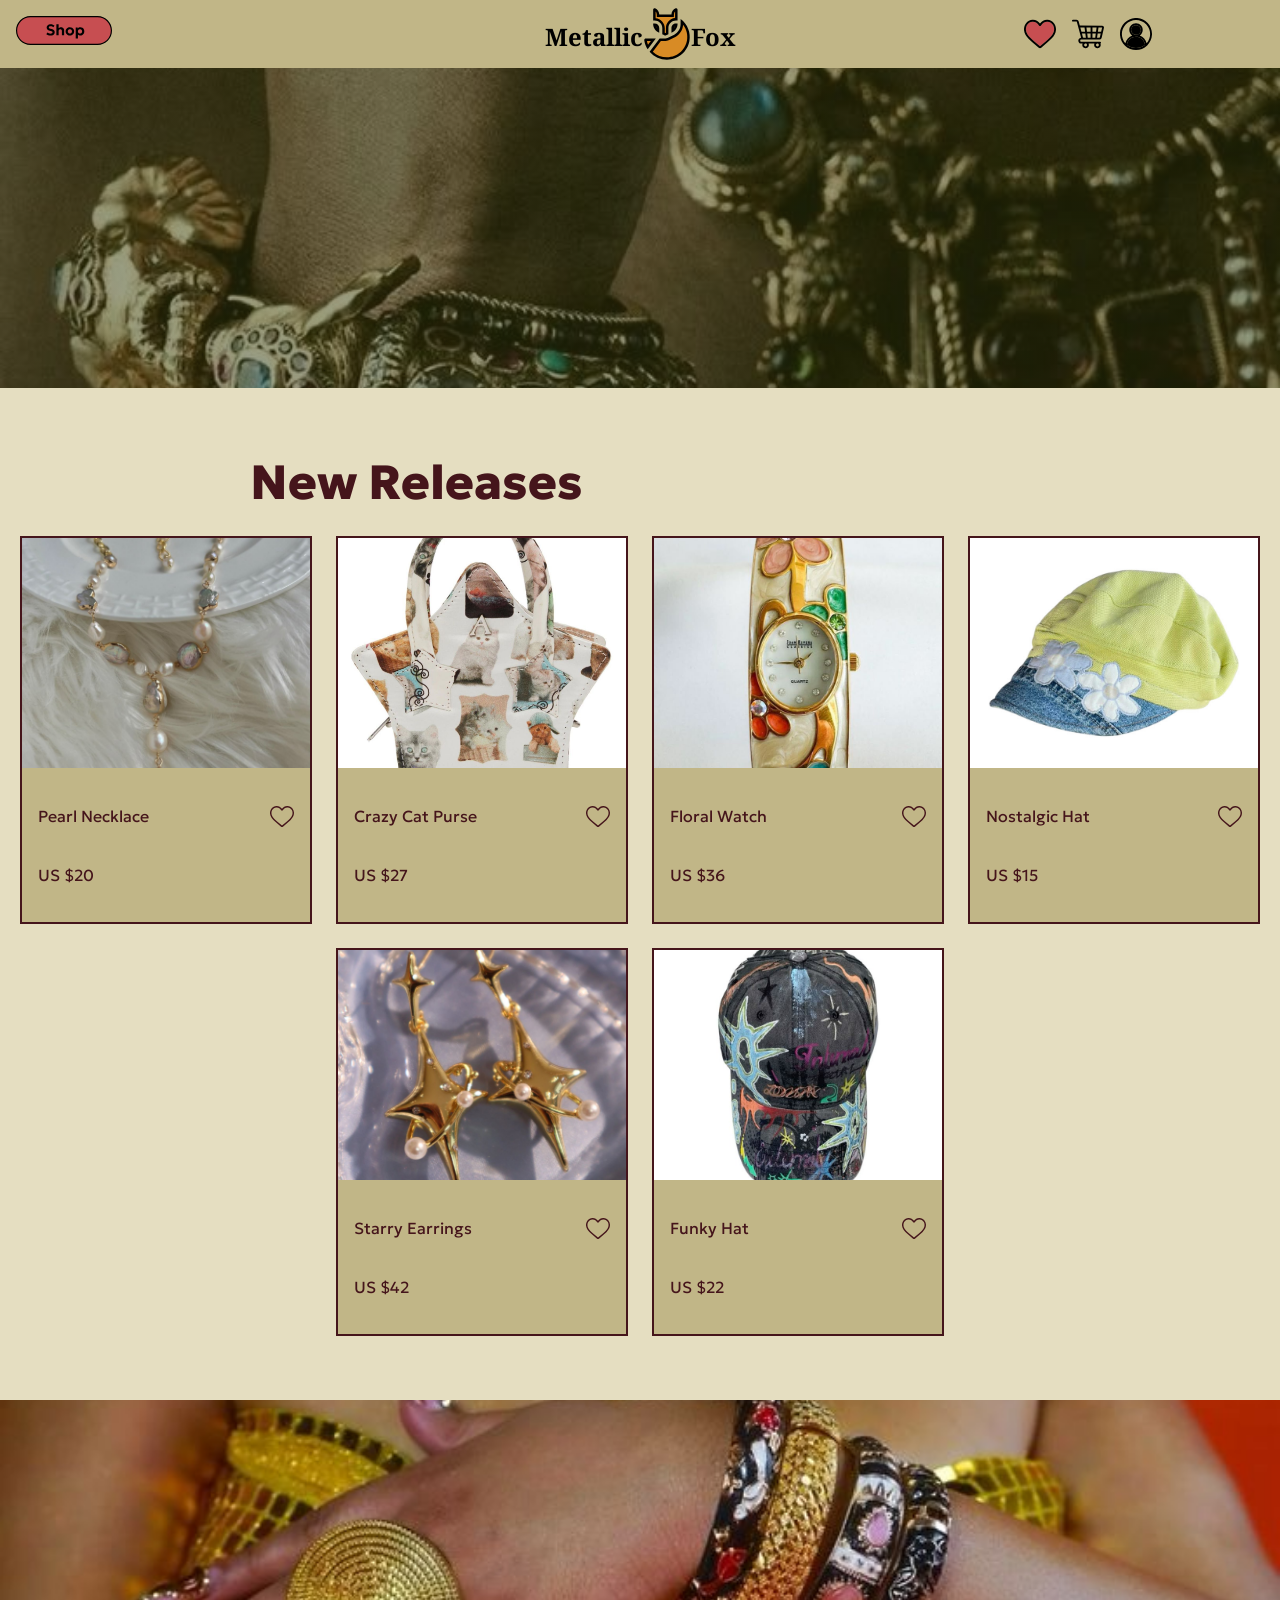
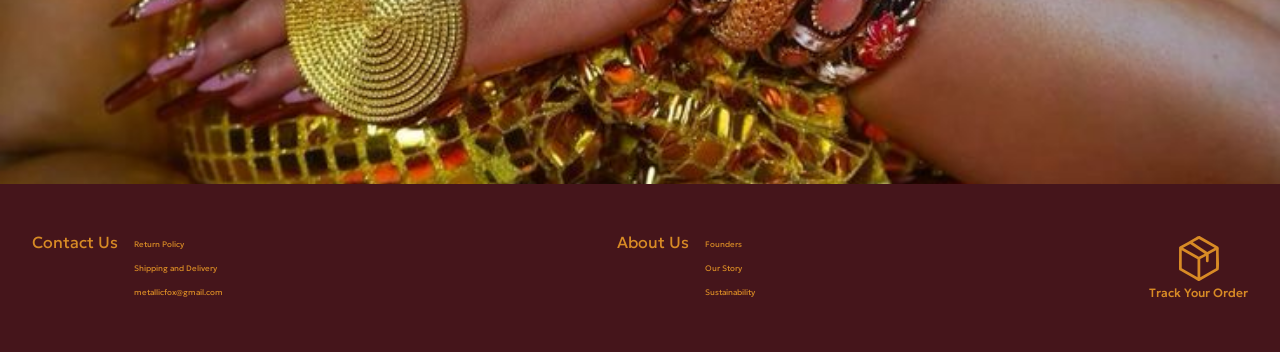
<file: index.html>
<!DOCTYPE html>
<html lang="en">
<head>
    <meta charset="UTF-8">
    <meta name="viewport" content="width=device-width, initial-scale=1.0">
    <title>Metallic Fox - Home</title>
    <link rel="stylesheet" href="styles.css">
    <link rel="preconnect" href="https://fonts.googleapis.com">
    <link rel="preconnect" href="https://fonts.gstatic.com" crossorigin>
    <link href="https://fonts.googleapis.com/css2?family=Geologica:wght,CRSV@100..900,0&family=Noto+Nastaliq+Urdu:wght@400..700&display=swap" rel="stylesheet">
    <link rel="icon" type="image/png" href="images/favicon-96x96.png" sizes="96x96" />
    <link rel="icon" type="image/svg+xml" href="images/favicon.svg" />
    <link rel="shortcut icon" href="images/favicon.ico" />
    <link rel="apple-touch-icon" sizes="180x180" href="images/apple-touch-icon.png" />
    <meta name="apple-mobile-web-app-title" content="Metallic Fox" />
    <link rel="manifest" href="images/site.webmanifest" />
</head>
<body>
    <header>
        <div class="dropdown">
            <img id="shop" src="images/shop.svg" alt="Shop Button">
            <nav class="nav-links">
                <a href="index.html">Home</a>
                <a href="products.html">All Products</a>
                <a href="contact.html">Contact</a>
                <a href="custom.html">Custom</a>
                <a href="about.html">About</a>
            </nav>
        </div>
        <a id="logo" href="index.html"><span>Metallic</span><img src="images/metallic-fox-logo.svg" alt="Metallic Fox Logo"><span>Fox</span></a>
        <div class="icons">
            <img src="images/heart-icon.svg" alt="Heart Icon for Wishlist">
            <img src="images/cart-icon.svg" alt="Shopping Cart Icon for Checkout">
            <img src="images/profile-icon.svg" alt="Person Icon for Login">    
        </div>
    </header>
    <main class="home">
        <div id="image"></div>
        <h1>New Releases</h1>
        <div class="products">
            <div class="item">
                <div class="image-container">
                    <img src="images/product-necklace.jpg" alt="Product Image">    
                </div>
                <p class="product">Pearl Necklace</p>
                <img src="images/wishlist.svg" alt="Wishlist Icon for Products">
                <p class="price">US $20</p>
            </div>
            <div class="item">
                <div class="image-container">
                    <img src="images/product-star-purse.jpg" alt="Product Image">    
                </div>
                <p class="product">Crazy Cat Purse</p>
                <img src="images/wishlist.svg" alt="Wishlist Icon for Products">
                <p class="price">US $27</p>
            </div>
            <div class="item">
                <div class="image-container">
                    <img src="images/product-watch.jpg" alt="Product Image">    
                </div>
                <p class="product">Floral Watch</p>
                <img src="images/wishlist.svg" alt="Wishlist Icon for Products">
                <p class="price">US $36</p>
            </div>
            <div class="item">
                <div class="image-container">
                    <img src="images/product-hat.jpg" alt="Product Image">    
                </div>
                <p class="product">Nostalgic Hat</p>
                <img src="images/wishlist.svg" alt="Wishlist Icon for Products">
                <p class="price">US $15</p>
            </div>
            <div class="item">
                <div class="image-container">
                    <img src="images/product-star.jpg" alt="Product Image">    
                </div>
                <p class="product">Starry Earrings</p>
                <img src="images/wishlist.svg" alt="Wishlist Icon for Products">
                <p class="price">US $42</p>
            </div>
            <div class="item">
                <div class="image-container">
                    <img src="images/product-ballcap.jpg" alt="Product Image">    
                </div>
                <p class="product">Funky Hat</p>
                <img src="images/wishlist.svg" alt="Wishlist Icon for Products">
                <p class="price">US $22</p>
            </div>
        </div>
        <div class="image"></div>
    </main>
    <footer>
        <div class="footer-links">
            <a href="contact.html">Contact Us</a>
            <ul>
                <li><a href="contact.html#return">Return Policy</a></li>
                <li><a href="contact.html#shipping">Shipping and Delivery</a></li>
                <li>metallicfox@gmail.com</li>
            </ul>
        </div>
        <div class="footer-links">
            <a href="about.html">About Us</a>
            <ul>
                <li><a href="about.html#founders">Founders</a></li>
                <li><a href="about.html#story">Our Story</a></li>
                <li><a href="about.html#sustainability">Sustainability</a></li>
            </ul>
        </div>
        <div class="footer-tracking">
            <img src="images/gold-tracking.svg" alt="Box Icon for Tracking Order">
            <a href="contact.html#tracking">Track Your Order</a>
        </div>
    </footer>
</body>
</html>
</file>
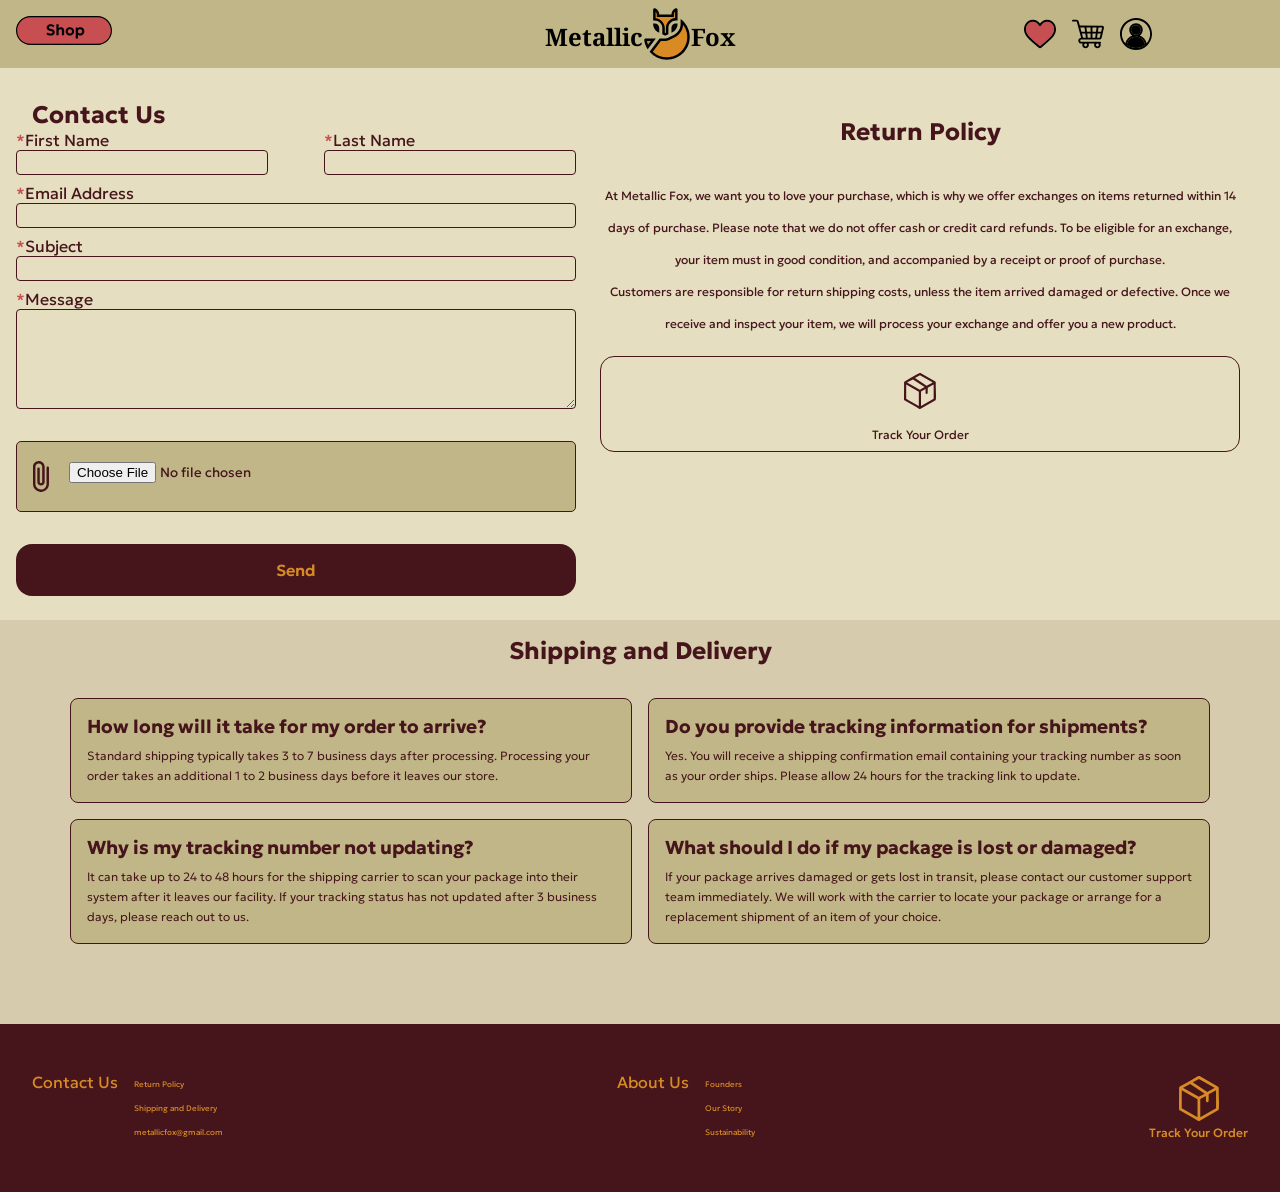
<file: contact.html>
<!DOCTYPE html>
<html lang="en">
<head>
    <meta charset="UTF-8">
    <meta name="viewport" content="width=device-width, initial-scale=1.0">
    <title>Metallic Fox - Contact Us</title>
    <link rel="stylesheet" href="styles.css">
    <link rel="preconnect" href="https://fonts.googleapis.com">
    <link rel="preconnect" href="https://fonts.gstatic.com" crossorigin>
    <link href="https://fonts.googleapis.com/css2?family=Geologica:wght,CRSV@100..900,0&family=Noto+Nastaliq+Urdu:wght@400..700&display=swap" rel="stylesheet">
    <link rel="icon" type="image/png" href="images/favicon-96x96.png" sizes="96x96" />
    <link rel="icon" type="image/svg+xml" href="images/favicon.svg" />
    <link rel="shortcut icon" href="images/favicon.ico" />
    <link rel="apple-touch-icon" sizes="180x180" href="images/apple-touch-icon.png" />
    <meta name="apple-mobile-web-app-title" content="Metallic Fox" />
    <link rel="manifest" href="images/site.webmanifest" />
</head>
<body>
    <header>
        <div class="dropdown">
            <img id="shop" src="images/shop.svg" alt="Shop Button">
            <nav class="nav-links">
                <a href="index.html">Home</a>
                <a href="products.html">All Products</a>
                <a href="contact.html">Contact</a>
                <a href="custom.html">Custom</a>
                <a href="about.html">About</a>
            </nav>
        </div>
        <a id="logo" href="index.html"><span>Metallic</span><img src="images/metallic-fox-logo.svg" alt="Metallic Fox Logo"><span>Fox</span></a>
        <div class="icons">
            <img src="images/heart-icon.svg" alt="Heart Icon for Wishlist">
            <img src="images/cart-icon.svg" alt="Shopping Cart Icon for Checkout">
            <img src="images/profile-icon.svg" alt="Person Icon for Login">    
        </div>
    </header>
    <main id="contact-us">
        <section class="contact" id="contact">
            <h1>Contact Us</h1>
            <form>
                <div class="name">
                    <label for="name"><span>*</span>First Name</label>
                    <input type="text" id="name" name="name" required>    
                </div>
                <div class="name">
                    <label for="lastname"><span>*</span>Last Name</label>
                    <input type="text" id="lastname" name="lastname" required>    
                </div>
                <label for="email"><span>*</span>Email Address</label>
                <input type="email" id="email" name="email" required>
                <label for="subject"><span>*</span>Subject</label>
                <input type="text" id="subject" name="subject" required>
                <label for="message"><span>*</span>Message</label>
                <textarea id="message" name="message" required></textarea>
                <div class="file-upload">
                    <img src="images/paperclip.svg" alt="Attachment Icon for File Upload">
                    <input type="file" id="files" name="files" accept=".jpg,.jpeg,.png,.pdf">
                </div>
                <button type="submit">Send</button>
            </form>
        </section>
        <section class="return" id="return">
            <h2>Return Policy</h2>
            <p>At Metallic Fox, we want you to love your purchase, which is why we offer exchanges on items returned within 14 days of purchase. Please note that we do not offer cash or credit card refunds. To be eligible for an exchange, your item must in good condition, and accompanied by a receipt or proof of purchase.<br> Customers are responsible for return shipping costs, unless the item arrived damaged or defective. Once we receive and inspect your item, we will process your exchange and offer you a new product.</p>
            <div class="tracking" id="tracking">
                <img src="images/red-tracking.svg" alt="Box Icon for Tracking Order">
                <p>Track Your Order</p>
            </div>
        </section>
        <section class="shipping" id="shipping">
            <h2>Shipping and Delivery</h2>
            <div class="question">
                <h3>How long will it take for my order to arrive?</h3>
                <p>Standard shipping typically takes 3 to 7 business days after processing. Processing your order takes an additional 1 to 2 business days before it leaves our store.</p>
            </div>
            <div class="question">
                <h3>Do you provide tracking information for shipments?</h3>
                <p>Yes. You will receive a shipping confirmation email containing your tracking number as soon as your order ships. Please allow 24 hours for the tracking link to update.</p>
            </div>
            <div class="question">
                <h3>Why is my tracking number not updating?</h3>
                <p>It can take up to 24 to 48 hours for the shipping carrier to scan your package into their system after it leaves our facility. If your tracking status has not updated after 3 business days, please reach out to us.</p>
            </div>
            <div class="question">
                <h3>What should I do if my package is lost or damaged?</h3>
                <p>If your package arrives damaged or gets lost in transit, please contact our customer support team immediately. We will work with the carrier to locate your package or arrange for a replacement shipment of an item of your choice.</p>
            </div>
        </section>
    </main>
    <footer>
        <div class="footer-links">
            <a href="contact.html">Contact Us</a>
            <ul>
                <li><a href="contact.html#return">Return Policy</a></li>
                <li><a href="contact.html#shipping">Shipping and Delivery</a></li>
                <li>metallicfox@gmail.com</li>
            </ul>
        </div>
        <div class="footer-links">
            <a href="about.html">About Us</a>
            <ul>
                <li><a href="about.html#founders">Founders</a></li>
                <li><a href="about.html#story">Our Story</a></li>
                <li><a href="about.html#sustainability">Sustainability</a></li>
            </ul>
        </div>
        <div class="footer-tracking">
            <img src="images/gold-tracking.svg" alt="Box Icon for Tracking Order">
            <a href="contact.html#tracking">Track Your Order</a>
        </div>
    </footer>
</body>
</html>
</file>
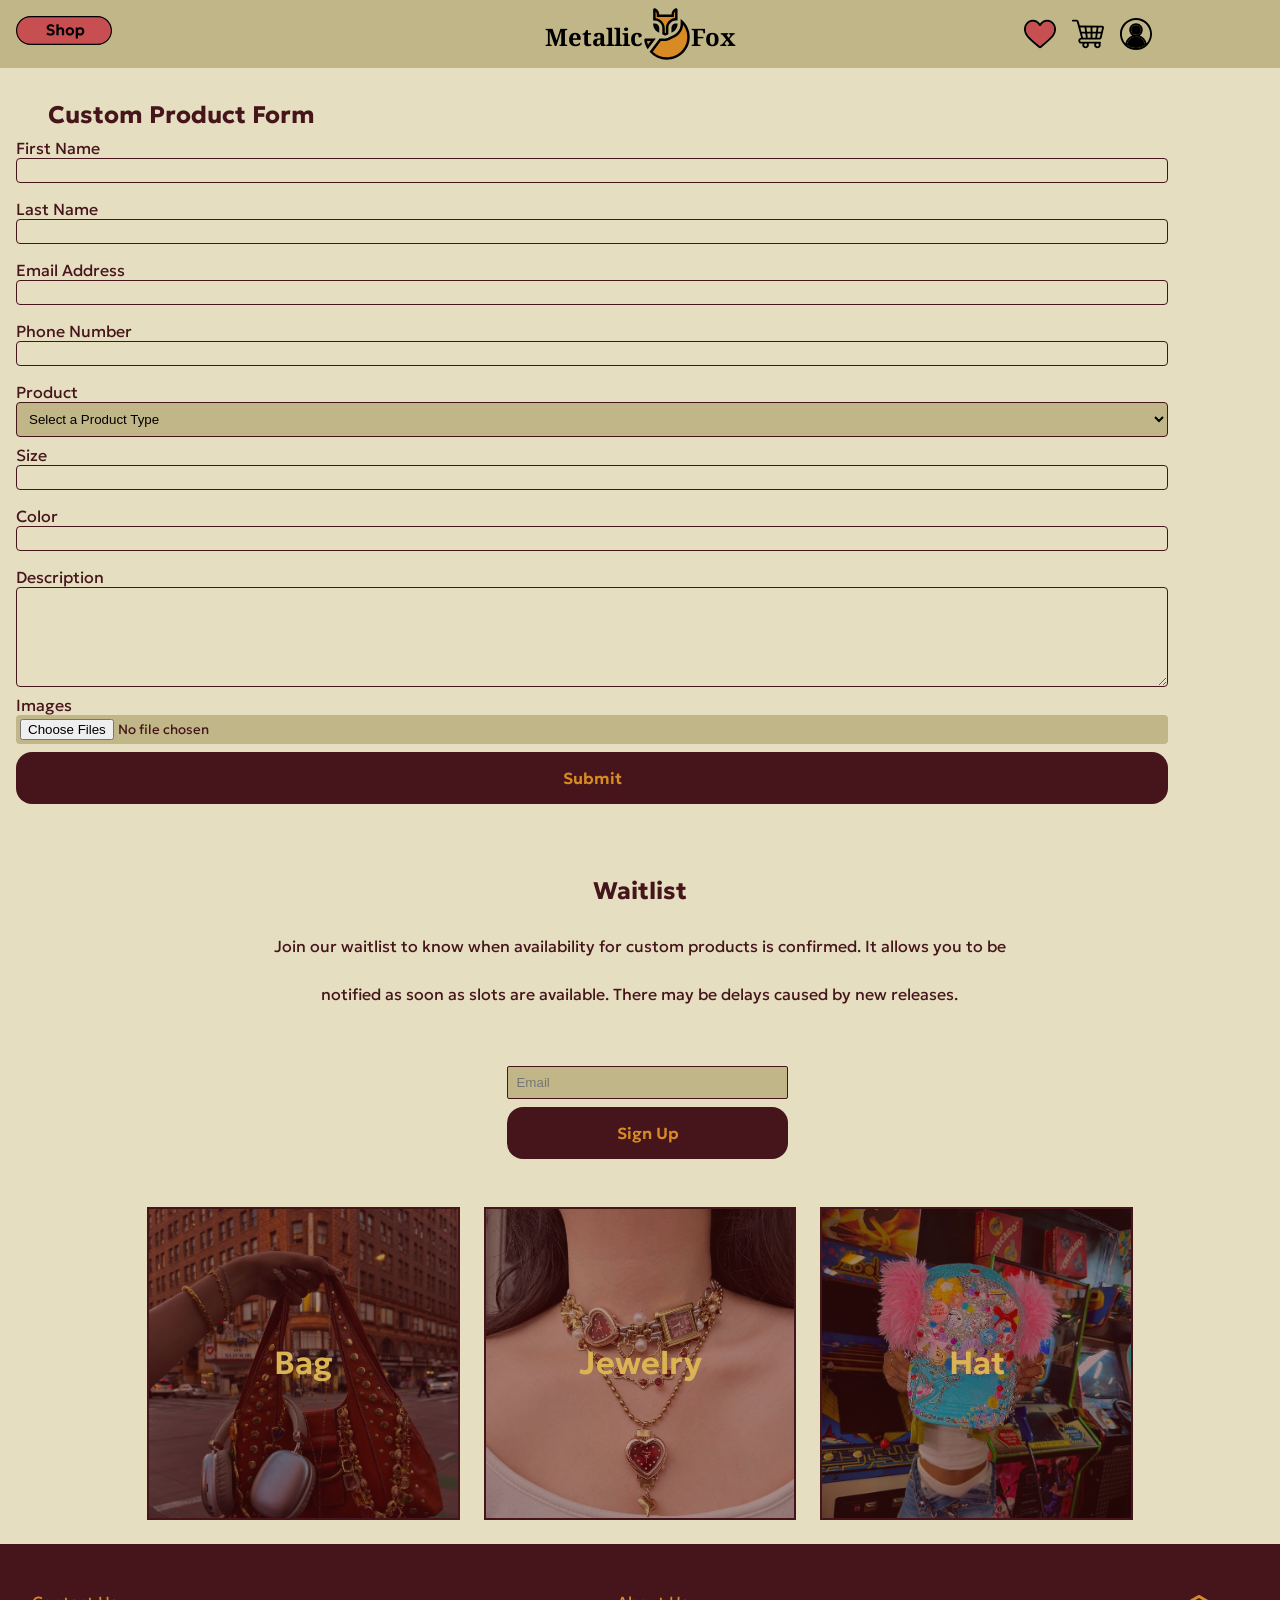
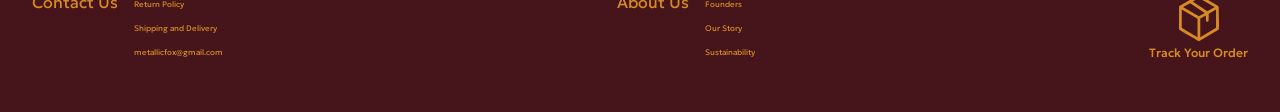
<file: custom.html>
<!DOCTYPE html>
<html lang="en">
<head>
    <meta charset="UTF-8">
    <meta name="viewport" content="width=device-width, initial-scale=1.0">
    <title>Metallic Fox - Custom Products</title>
    <link rel="stylesheet" href="styles.css">
    <link rel="preconnect" href="https://fonts.googleapis.com">
    <link rel="preconnect" href="https://fonts.gstatic.com" crossorigin>
    <link href="https://fonts.googleapis.com/css2?family=Geologica:wght,CRSV@100..900,0&family=Noto+Nastaliq+Urdu:wght@400..700&display=swap" rel="stylesheet">
    <link rel="icon" type="image/png" href="images/favicon-96x96.png" sizes="96x96" />
    <link rel="icon" type="image/svg+xml" href="images/favicon.svg" />
    <link rel="shortcut icon" href="images/favicon.ico" />
    <link rel="apple-touch-icon" sizes="180x180" href="images/apple-touch-icon.png" />
    <meta name="apple-mobile-web-app-title" content="Metallic Fox" />
    <link rel="manifest" href="images/site.webmanifest" />
</head>
<body>
    <header>
        <div class="dropdown">
            <img id="shop" src="images/shop.svg" alt="Shop Button">
            <nav class="nav-links">
                <a href="index.html">Home</a>
                <a href="products.html">All Products</a>
                <a href="contact.html">Contact</a>
                <a href="custom.html">Custom</a>
                <a href="about.html">About</a>
            </nav>
        </div>
        <a id="logo" href="index.html"><span>Metallic</span><img src="images/metallic-fox-logo.svg" alt="Metallic Fox Logo"><span>Fox</span></a>
        <div class="icons">
            <img src="images/heart-icon.svg" alt="Heart Icon for Wishlist">
            <img src="images/cart-icon.svg" alt="Shopping Cart Icon for Checkout">
            <img src="images/profile-icon.svg" alt="Person Icon for Login">    
        </div>
    </header>
    <main>
        <section class="custom">
            <h1>Custom Product Form</h1>
            <form>
                <label for="firstname">First Name</label>
                <input type="text" id="firstname" name="firstname">

                <label for="lastname">Last Name</label>
                <input type="text" id="lastname" name="lastname">

                <label for="email">Email Address</label>
                <input type="email" id="email" name="email">

                <label for="phone">Phone Number</label>
                <input type="tel" id="phone" name="phone">

                <label for="product">Product</label>
                <select id="product" name="product">
                    <option value="">Select a Product Type</option>
                    <option value="bag">Bag</option>
                    <option value="jewelry">Jewelry</option>
                    <option value="hat">Hat</option>
                    <option value="other">Other</option>
                </select>

                <label for="size">Size</label>
                <input type="text" id="size" name="size">

                <label for="color">Color</label>
                <input type="text" id="color" name="color">

                <label for="description">Description</label>
                <textarea id="description" name="description"></textarea>

                <label for="files">Images</label>
                <input type="file" id="files" name="files" accept=".jpg,.jpeg,.png,.pdf" multiple>

                <button type="submit">Submit</button>
            </form>
        </section>
        <section class="waitlist">
            <div class="waitlist-form">
                <h2>Waitlist</h2>
                <p>Join our waitlist to know when availability for custom products is confirmed. It allows you to be notified as soon as slots are available. There may be delays caused by new releases.</p>
                <form>
                    <input type="email" placeholder="Email">
                    <button type="submit">Sign Up</button>
                </form>    
            </div> 
            <div class="waitlist-images">
                <div id="bag">Bag</div>
                <div id="jewelry">Jewelry</div>
                <div id="hat">Hat</div>
            </div>
        </section>
    </main>
    <footer>
        <div class="footer-links">
            <a href="contact.html">Contact Us</a>
            <ul>
                <li><a href="contact.html#return">Return Policy</a></li>
                <li><a href="contact.html#shipping">Shipping and Delivery</a></li>
                <li>metallicfox@gmail.com</li>
            </ul>
        </div>
        <div class="footer-links">
            <a href="about.html">About Us</a>
            <ul>
                <li><a href="about.html#founders">Founders</a></li>
                <li><a href="about.html#story">Our Story</a></li>
                <li><a href="about.html#sustainability">Sustainability</a></li>
            </ul>
        </div>
        <div class="footer-tracking">
            <img src="images/gold-tracking.svg" alt="Box Icon for Tracking Order">
            <a href="contact.html#tracking">Track Your Order</a>
        </div>
    </footer>
</body>
</html>
</file>
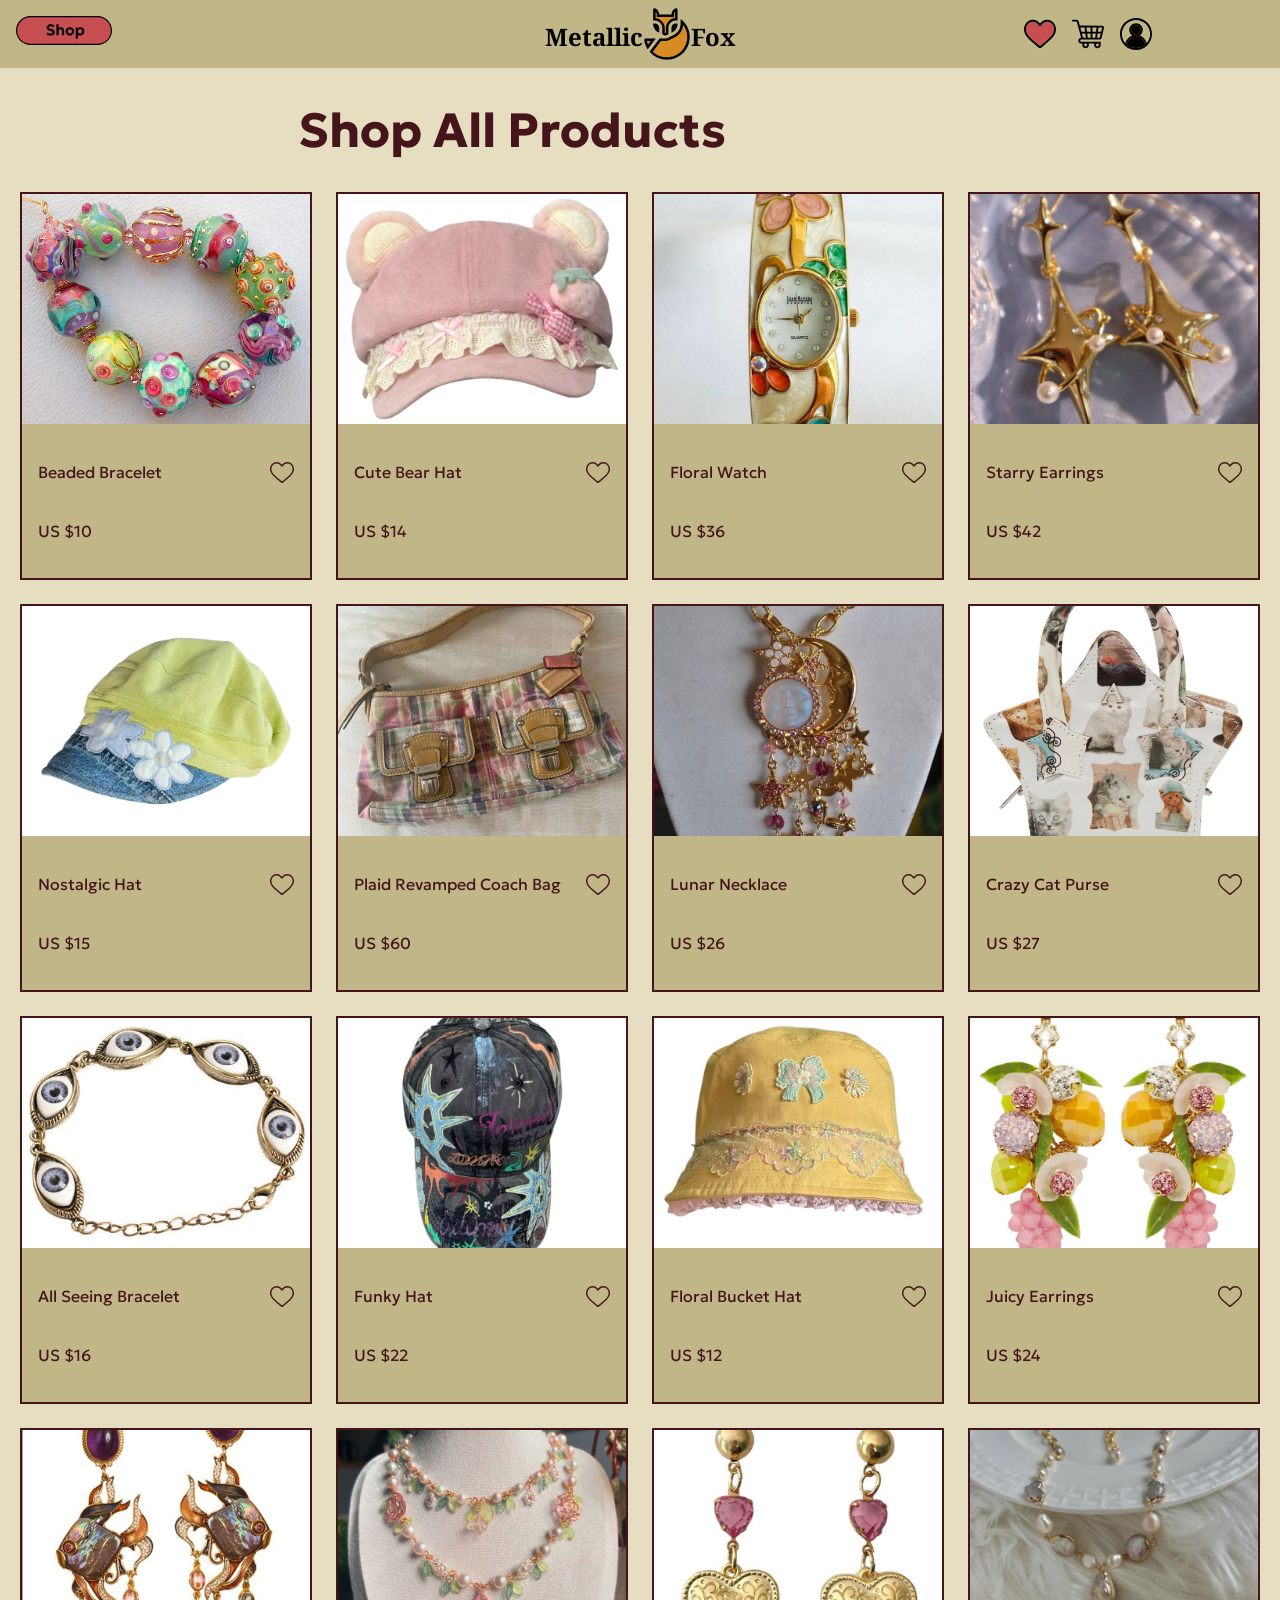
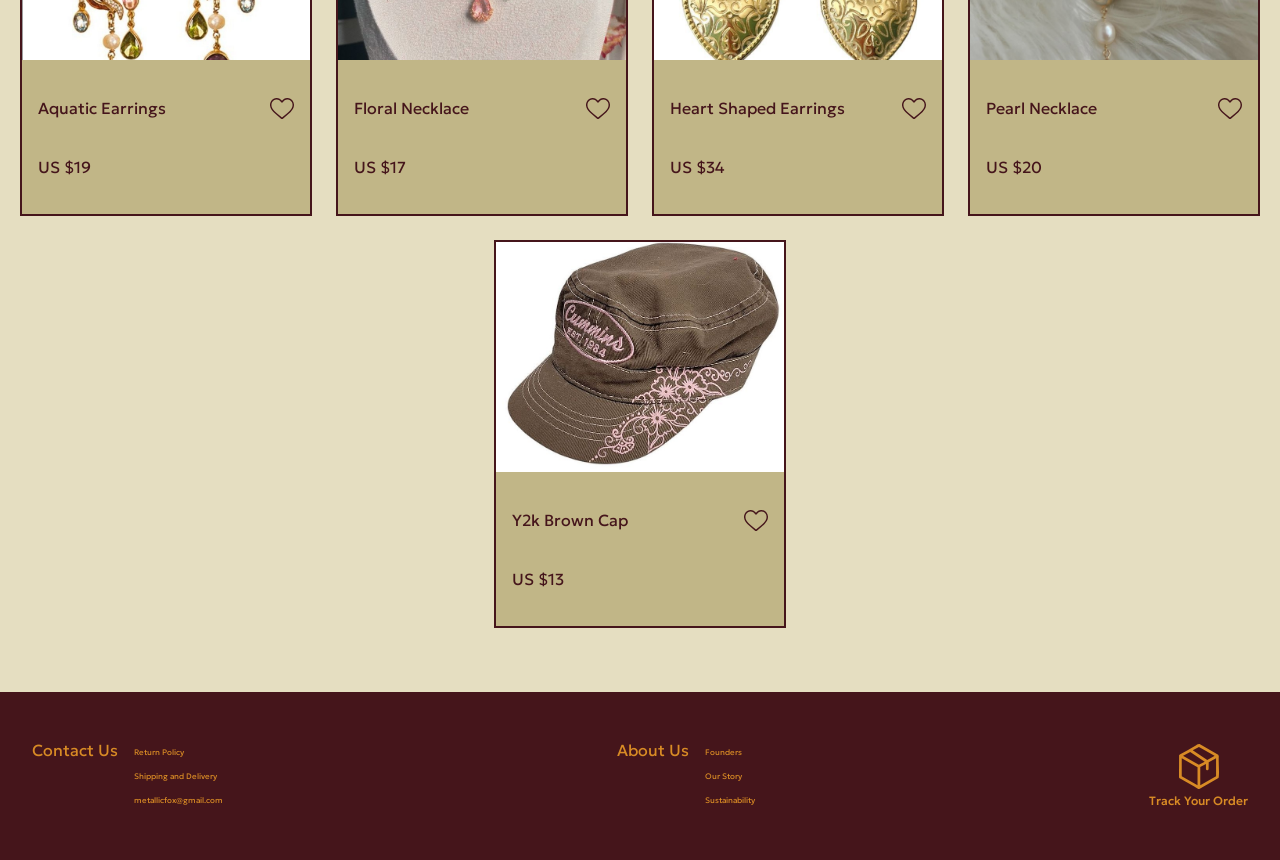
<file: products.html>
<!DOCTYPE html>
<html lang="en">
<head>
    <meta charset="UTF-8">
    <meta name="viewport" content="width=device-width, initial-scale=1.0">
    <title>Metallic Fox - Products</title>
    <link rel="stylesheet" href="styles.css">
    <link rel="preconnect" href="https://fonts.googleapis.com">
    <link rel="preconnect" href="https://fonts.gstatic.com" crossorigin>
    <link href="https://fonts.googleapis.com/css2?family=Geologica:wght,CRSV@100..900,0&family=Noto+Nastaliq+Urdu:wght@400..700&display=swap" rel="stylesheet">
    <link rel="icon" type="image/png" href="images/favicon-96x96.png" sizes="96x96" />
    <link rel="icon" type="image/svg+xml" href="images/favicon.svg" />
    <link rel="shortcut icon" href="images/favicon.ico" />
    <link rel="apple-touch-icon" sizes="180x180" href="images/apple-touch-icon.png" />
    <meta name="apple-mobile-web-app-title" content="Metallic Fox" />
    <link rel="manifest" href="images/site.webmanifest" />
</head>
<body>
    <header>
        <div class="dropdown">
            <img id="shop" src="images/shop.svg" alt="Shop Button">
            <nav class="nav-links">
                <a href="index.html">Home</a>
                <a href="products.html">All Products</a>
                <a href="contact.html">Contact</a>
                <a href="custom.html">Custom</a>
                <a href="about.html">About</a>
            </nav>
        </div>
        <a id="logo" href="index.html"><span>Metallic</span><img src="images/metallic-fox-logo.svg" alt="Metallic Fox Logo"><span>Fox</span></a>
        <div class="icons">
            <img src="images/heart-icon.svg" alt="Heart Icon for Wishlist">
            <img src="images/cart-icon.svg" alt="Shopping Cart Icon for Checkout">
            <img src="images/profile-icon.svg" alt="Person Icon for Login">    
        </div>
    </header>
    <main>
        <h1 id="products">Shop All Products</h1>
        <div class="products">
            <div class="item">
                <div class="image-container">
                    <img src="images/product-beads.jpg" alt="Product Image">    
                </div>
                <p class="product">Beaded Bracelet</p>
                <img src="images/wishlist.svg" alt="Wishlist Icon for Products">
                <p class="price">US $10</p>
            </div>
            <div class="item">
                <div class="image-container">
                    <img src="images/product-bear-hat.jpg" alt="Product Image">    
                </div>
                <p class="product">Cute Bear Hat</p>
                <img src="images/wishlist.svg" alt="Wishlist Icon for Products">
                <p class="price">US $14</p>
            </div>
            <div class="item">
                <div class="image-container">
                    <img src="images/product-watch.jpg" alt="Product Image">    
                </div>
                <p class="product">Floral Watch</p>
                <img src="images/wishlist.svg" alt="Wishlist Icon for Products">
                <p class="price">US $36</p>
            </div>
            <div class="item">
                <div class="image-container">
                    <img src="images/product-star.jpg" alt="Product Image">    
                </div>
                <p class="product">Starry Earrings</p>
                <img src="images/wishlist.svg" alt="Wishlist Icon for Products">
                <p class="price">US $42</p>
            </div>
             <div class="item">
                <div class="image-container">
                    <img src="images/product-hat.jpg" alt="Product Image">    
                </div>
                <p class="product">Nostalgic Hat</p>
                <img src="images/wishlist.svg" alt="Wishlist Icon for Products">
                <p class="price">US $15</p>
            </div>
            <div class="item">
                <div class="image-container">
                    <img src="images/product-plaid-bag.jpg" alt="Product Image">    
                </div>
                <p class="product">Plaid Revamped Coach Bag</p>
                <img src="images/wishlist.svg" alt="Wishlist Icon for Products">
                <p class="price">US $60</p>
            </div>
            <div class="item">
                <div class="image-container">
                    <img src="images/product-moon-necklace.jpg" alt="Product Image">    
                </div>
                <p class="product">Lunar Necklace</p>
                <img src="images/wishlist.svg" alt="Wishlist Icon for Products">
                <p class="price">US $26</p>
            </div>
            <div class="item">
                <div class="image-container">
                    <img src="images/product-star-purse.jpg" alt="Product Image">    
                </div>
                <p class="product">Crazy Cat Purse</p>
                <img src="images/wishlist.svg" alt="Wishlist Icon for Products">
                <p class="price">US $27</p>
            </div>
            <div class="item">
                <div class="image-container">
                    <img src="images/product-eye-bracelet.jpg" alt="Product Image">    
                </div>
                <p class="product">All Seeing Bracelet</p>
                <img src="images/wishlist.svg" alt="Wishlist Icon for Products">
                <p class="price">US $16</p>
            </div>
            <div class="item">
                <div class="image-container">
                    <img src="images/product-ballcap.jpg" alt="Product Image">    
                </div>
                <p class="product">Funky Hat</p>
                <img src="images/wishlist.svg" alt="Wishlist Icon for Products">
                <p class="price">US $22</p>
            </div>
            <div class="item">
                <div class="image-container">
                    <img src="images/product-bucket-hat.jpg" alt="Product Image">    
                </div>
                <p class="product">Floral Bucket Hat</p>
                <img src="images/wishlist.svg" alt="Wishlist Icon for Products">
                <p class="price">US $12</p>
            </div>
            <div class="item">
                <div class="image-container">
                    <img src="images/product-fruits.jpg" alt="Product Image">    
                </div>
                <p class="product">Juicy Earrings</p>
                <img src="images/wishlist.svg" alt="Wishlist Icon for Products">
                <p class="price">US $24</p>
            </div>
            <div class="item">
                <div class="image-container">
                    <img src="images/product-fish.jpg" alt="Product Image">    
                </div>
                <p class="product">Aquatic Earrings</p>
                <img src="images/wishlist.svg" alt="Wishlist Icon for Products">
                <p class="price">US $19</p>
            </div>
            <div class="item">
                <div class="image-container">
                    <img src="images/product-flowers.jpg" alt="Product Image">    
                </div>
                <p class="product">Floral Necklace</p>
                <img src="images/wishlist.svg" alt="Wishlist Icon for Products">
                <p class="price">US $17</p>
            </div>
            <div class="item">
                <div class="image-container">
                    <img src="images/product-heart-earrings.jpg" alt="Product Image">    
                </div>
                <p class="product">Heart Shaped Earrings</p>
                <img src="images/wishlist.svg" alt="Wishlist Icon for Products">
                <p class="price">US $34</p>
            </div>
            <div class="item">
                <div class="image-container">
                    <img src="images/product-necklace.jpg" alt="Product Image">    
                </div>
                <p class="product">Pearl Necklace</p>
                <img src="images/wishlist.svg" alt="Wishlist Icon for Products">
                <p class="price">US $20</p>
            </div>
            <div class="item">
                <div class="image-container">
                    <img src="images/product-cap.jpg" alt="Product Image">    
                </div>
                <p class="product">Y2k Brown Cap</p>
                <img src="images/wishlist.svg" alt="Wishlist Icon for Products">
                <p class="price">US $13</p>
            </div>
        </div>
    </main>
    <footer>
        <div class="footer-links">
            <a href="contact.html">Contact Us</a>
            <ul>
                <li><a href="contact.html#return">Return Policy</a></li>
                <li><a href="contact.html#shipping">Shipping and Delivery</a></li>
                <li>metallicfox@gmail.com</li>
            </ul>
        </div>
        <div class="footer-links">
            <a href="about.html">About Us</a>
            <ul>
                <li><a href="about.html#founders">Founders</a></li>
                <li><a href="about.html#story">Our Story</a></li>
                <li><a href="about.html#sustainability">Sustainability</a></li>
            </ul>
        </div>
        <div class="footer-tracking">
            <img src="images/gold-tracking.svg" alt="Box Icon for Tracking Order">
            <p>Track Your Order</p>
        </div>
    </footer>
</body>
</html>
</file>
<file: styles.css>
:root {
    --pink: #c74e51;
    --dark-red: #45151b;
    --gold: #d88b25;
    --yellow: #dbb352;
    --pale-yellow: #e5dec1;
    --light-green: #c1b687;
    --dark-green: #665b00;
}

* {
    margin: 0;
    padding: 0;
}

body {
    background-color: var(--pale-yellow);
    font-family: "Geologica", sans-serif;
    color: var(--dark-red);
    width: 100%;
}

img {
    max-width: 100%;
}
/*Header*/
header {
    display: flex;
    flex-wrap: wrap;
    background-color: var(--light-green);
    justify-content: space-between;
    width: 100%;
    box-sizing: border-box;
    position: relative;
}

.dropdown {
    width: 30%;
}

#shop {
    width: 6rem;
    align-self: center;
    padding-top: 1rem;
    margin-left: 1rem;
}

#logo {
    display: flex;
    align-items: center;
    justify-content: center;
    text-decoration: none;
    width: 30%;
}

#logo span {
    text-decoration: none;
    color: black;
    font-family: "Noto Nastaliq Urdu";
    font-size: 1.5rem;
    padding-bottom: 0.5rem;
    font-weight: 800;
}

#logo img {
    width: 3rem;
}

.icons {
    width: 30%;
    display: flex;
    gap: 1rem;
    justify-content: center;
}

.icons img {
    width: 2rem;
}

.dropdown {
    display: inline-block;
}

.nav-links {
    display: none;
    position: absolute;
    top: 100%;
    left: 0;
    background-color: var(--yellow);
    width: 160px;
    z-index: 1;
}

.nav-links a {
    padding: 12px 16px;
    text-decoration: none;
    color: black;
    display: block;
}

.nav-links a:hover {
    background-color: var(--gold);
}

.dropdown:hover .nav-links {
    display: block;
}

/*Home*/
#image {
    background-image: linear-gradient(#333a097e, #333a097e), 
    url(images/gold.jpg);
    width: 100%;
    height: 20rem;
    background-size: cover;
    background-position: center;
}

.home h1 {
    width: 60%;
    text-align: center;
    justify-self: center;
    font-size: 3rem;
    font-weight: 800;
    margin-bottom: 1.5rem;
    margin-top: 4rem;
}

.products {
    display: flex;
    flex-wrap: wrap;
    justify-content: center;
    width: 100%;
    gap: 1.5rem;
    margin-bottom: 4rem;
}

.item {
    width: 18rem;
    height: 24rem;
    background-color: var(--light-green);
    display: flex;
    flex-wrap: wrap;
    border: 2px solid var(--dark-red);
    align-items: flex-start;
    justify-content: space-between;
}

.item:hover {
    background-color: #e3d9ac;
}

.item > img {
    width: 1.5rem;
    padding-right: 1rem;
}

.item > img:hover {
    cursor: pointer;
}

.image-container {
    width: 100%;
    height: 60%;
    overflow: hidden;
}

.image-container img {
    width: 100%;
    height: 100%;
    object-fit: cover;
}


.price {
    width: 100%;
}

.price, .product {
    padding-left: 1rem;
}

.image {
    background-image: url(images/bangles.jpg);
    width: 100%;
    height: 24rem;
    background-size: cover;
    background-position: center;
}

/*About Us*/
#about-us {
    width: 100%;
    height: 16rem;
    background-image: linear-gradient(#4b09099f, #4b09099f), 
    url(images/about-background.svg);
    background-position: center;
    background-size: cover;
    display: flex;
    flex-direction: column;
    justify-content: center;
    align-items: center;
    color: var(--gold);
    padding-bottom: 3rem;
    box-sizing: border-box;
}
#about-us h1 {
    font-size: 3rem;
}

#about-us p {
    text-align: center;
    font-weight: 200;
}

.about {
    display: grid;
    grid-template-columns: 1fr 1fr;
    grid-template-rows: 1fr 1fr;
    width: 80%;
    aspect-ratio: 1 / 1;
    justify-self: center;
    margin: 3rem 0;
}

.about:nth-child(1) {
    grid-row: 1;
    grid-column: 1;
}

.about:nth-child(2) {
    grid-row: 1;
    grid-column: 2;
}

.about:nth-child(3) {
    grid-row: 2;
    grid-column: 1;
}

.about:nth-child(4) {
    grid-row: 2;
    grid-column: 2;
}

.collage {
    background-color: var(--dark-red);
    padding: 0.5rem;
    width: 100%;
    height: 100%;
    overflow: hidden;
    box-sizing: border-box;
}

.collage img {
    height: 100%;
    width: 100%;
    object-fit: cover;
}


.text {
    background-color: var(--light-green);
    display: flex;
    padding: 1rem;
    flex-direction: column;
    justify-content: center;
    align-content: center;
    text-align: center;
}

.text h2 {
    font-size: 1.5rem;
    font-weight: 300;
}


.text p {
    font-weight: 200;
    line-height: 2rem;

}

.sustainability {
    display: flex;
    flex-direction: column;
    background-image: url(images/lines-background.svg);
    background-size: cover;
    background-repeat: no-repeat;
    width: 100%;
    justify-content: center;
    align-items: center;
    padding: 8rem;
    box-sizing: border-box;
    line-height: 3rem;
}

.sustainability p {
    text-align: center;
}

/*Custom*/
.custom h1 {
    margin-left: 3rem;
}
.custom form {
    width: 90%;
    justify-self: center;
}

option {
    background-color: #c1b687;
    padding: 1rem;
    font-family: "Geologica", sans-serif;
}

.custom label {
    margin-top: 0.5rem;
}

select {
    background-color: #c1b687;
    padding: 0.5rem;
    border: 1px solid var(--dark-red);
    border-radius: 4px;
}

button {
    background-color: var(--dark-red);
    color: var(--gold);
    padding: 1rem;
    font-family: "Geologica", sans-serif;
    font-size: 1rem;
    font-weight: 600;
    border: none;
    border-radius: 16px;
}

button:hover {
    color: var(--yellow);
    background-color: #240508;
}

.waitlist {
    display: flex;
    padding: 1.5rem;
    margin-top: 3rem;
    align-items: center;
}
.waitlist-form {
    width: 65%;
    text-align: center;
    display: flex;
    flex-direction: column;
    align-items: center;
}

.waitlist-form input {
    background-color: var(--light-green);
    border-radius: 2px;
    padding: 0.5rem;
    margin-top: 2rem;
}

.waitlist-form p {
    line-height: 3rem;
    padding: 1rem;
}

.waitlist-images {
    display: flex;
    flex-direction: column;
    width: 35%;
    gap: 1.5rem;
}

.waitlist-images div {
    width: 100%;
    background-color: #746869;
    aspect-ratio: 1 / 1;
    display: flex;
    align-items: center;
    justify-content: center;
    color: var(--yellow);
    border: 2px solid var(--dark-red);
    font-size: 2rem;
    font-weight: 600;
}

#bag {
    background-image: linear-gradient(#4d0e0e70, #4d0e0e70), 
    url(images/custom-bag.jpg);;
}

#jewelry {
    background-image: linear-gradient(#4d0e0e70, #4d0e0e70), 
    url(images/custom-jewelry.jpg);;
}

#hat {
    background-image: linear-gradient(#4d0e0e70, #4d0e0e70), 
    url(images/custom-hat.jpg);
}

#bag, #jewelry, #hat {
    background-size: cover;
}

.shipping {
    background-color: #d6ccad;
    display: flex;
    flex-wrap: wrap;
    width: 100%;
    gap: 1rem;
    justify-content: center;
    padding: 1rem;
    padding-bottom: 5rem;
}

.shipping h2 {
    width: 100%;
    text-align: center;
    padding-bottom: 1rem;
}

.question {
    width: 45%;
    background-color: #c1b687;
    padding: 1rem;
    border: 1px solid var(--dark-red);
    box-sizing: border-box;
    border-radius: 8px;
}

.question p {
    font-size: 0.75rem;
    font-weight: 300;
    line-height: 1.25rem;
    margin-top: .5rem;
}

/*Contact*/
.contact {
    width: 45%;
}
h1 {
    margin: 2rem 0 0 2rem;
}
form {
    display: flex;
    flex-wrap: wrap;
    justify-content: space-between;
    margin-left: 1rem;
}
.name {
    display: flex;
    flex-direction: column;
    justify-content: flex-end;
    width: 45%;
}

form :not(.name) {
    width: 100%;
}

form span {
    color: var(--pink);
}

input{
    background-color: var(--pale-yellow);
    border: 1px solid var(--dark-red);
    border-radius: 4px;
    padding: 0.25rem;
    box-sizing: border-box;
    margin-bottom: 0.5rem;
}

textarea {
    background-color: var(--pale-yellow);
    border: 1px solid var(--dark-red);
    border-radius: 4px;
    width: 100%;
    height: 6rem;
    font-family: "Noto Nastaliq Urdu", serif;
    padding: 1px;
}

.file-upload {
    display: flex;
    background-color: var(--light-green);
    margin: 2rem 0;
    padding: 1rem;
    align-items: center;
    justify-content: center;
    gap: 1rem;
    border: 1px solid var(--dark-red);
    border-radius: 5px;
}

.file-upload img {
    width: 1rem;
}

#files {
    background-color: var(--light-green);
    border: none;
    font-family: "Geologica", sans-serif;
}

#contact-us {
    display: flex;
    flex-wrap: wrap;
    gap: 1.5rem;
}

.return {
    width: 50%;
    padding-top: 3rem;
    text-align: center;
    line-height: 2rem;
}

.return h2 {
    margin-bottom: 2rem;
}

.return p {
    font-size: .75rem;
}

.tracking {
    margin-top: 1rem;
    border: 1px solid var(--dark-red);
    border-radius: 14px;
}

.tracking:active {
    background-color: var(--light-green);
}

.tracking img {
    width: 2rem;
    margin-top: 1rem;

}

/*Products*/
#products {
    font-size: 3rem;
    width: 80%;
    text-align: center;
    align-self: center;
    margin: 2rem 0;
}

/*Footer*/
footer {
    background-color: var(--dark-red);
    color: var(--gold);
    display: flex;
    justify-content: space-between;
    padding: 2rem;
}

footer a {
    text-decoration: none;
    color: var(--gold);
}

.footer-links {
    display: flex;
}

.footer-links > a {
    font-size: 1rem;
    padding-top: 1rem;
}

.footer-links ul {
    list-style: none;
    font-size: 0.5rem;
    margin: 1rem;
}

.footer-links li {
    line-height: 1.5rem;
}

.footer-tracking {
    display: flex;
    flex-direction: column;
    justify-content: center;
    align-items: center;
    font-size: 0.75rem;
    font-weight: 500;
    text-align: center;
    gap: 0.25rem
}

.footer-tracking img {
    width: 2.5rem;
}

@media (min-width: 800px) {
    .waitlist {
    flex-direction: column;
}


.waitlist-images {
    flex-direction: row;
    width: 80%;
    margin-top: 3rem;
}

.sustainability {
    padding: 12rem;
}

}
</file>
